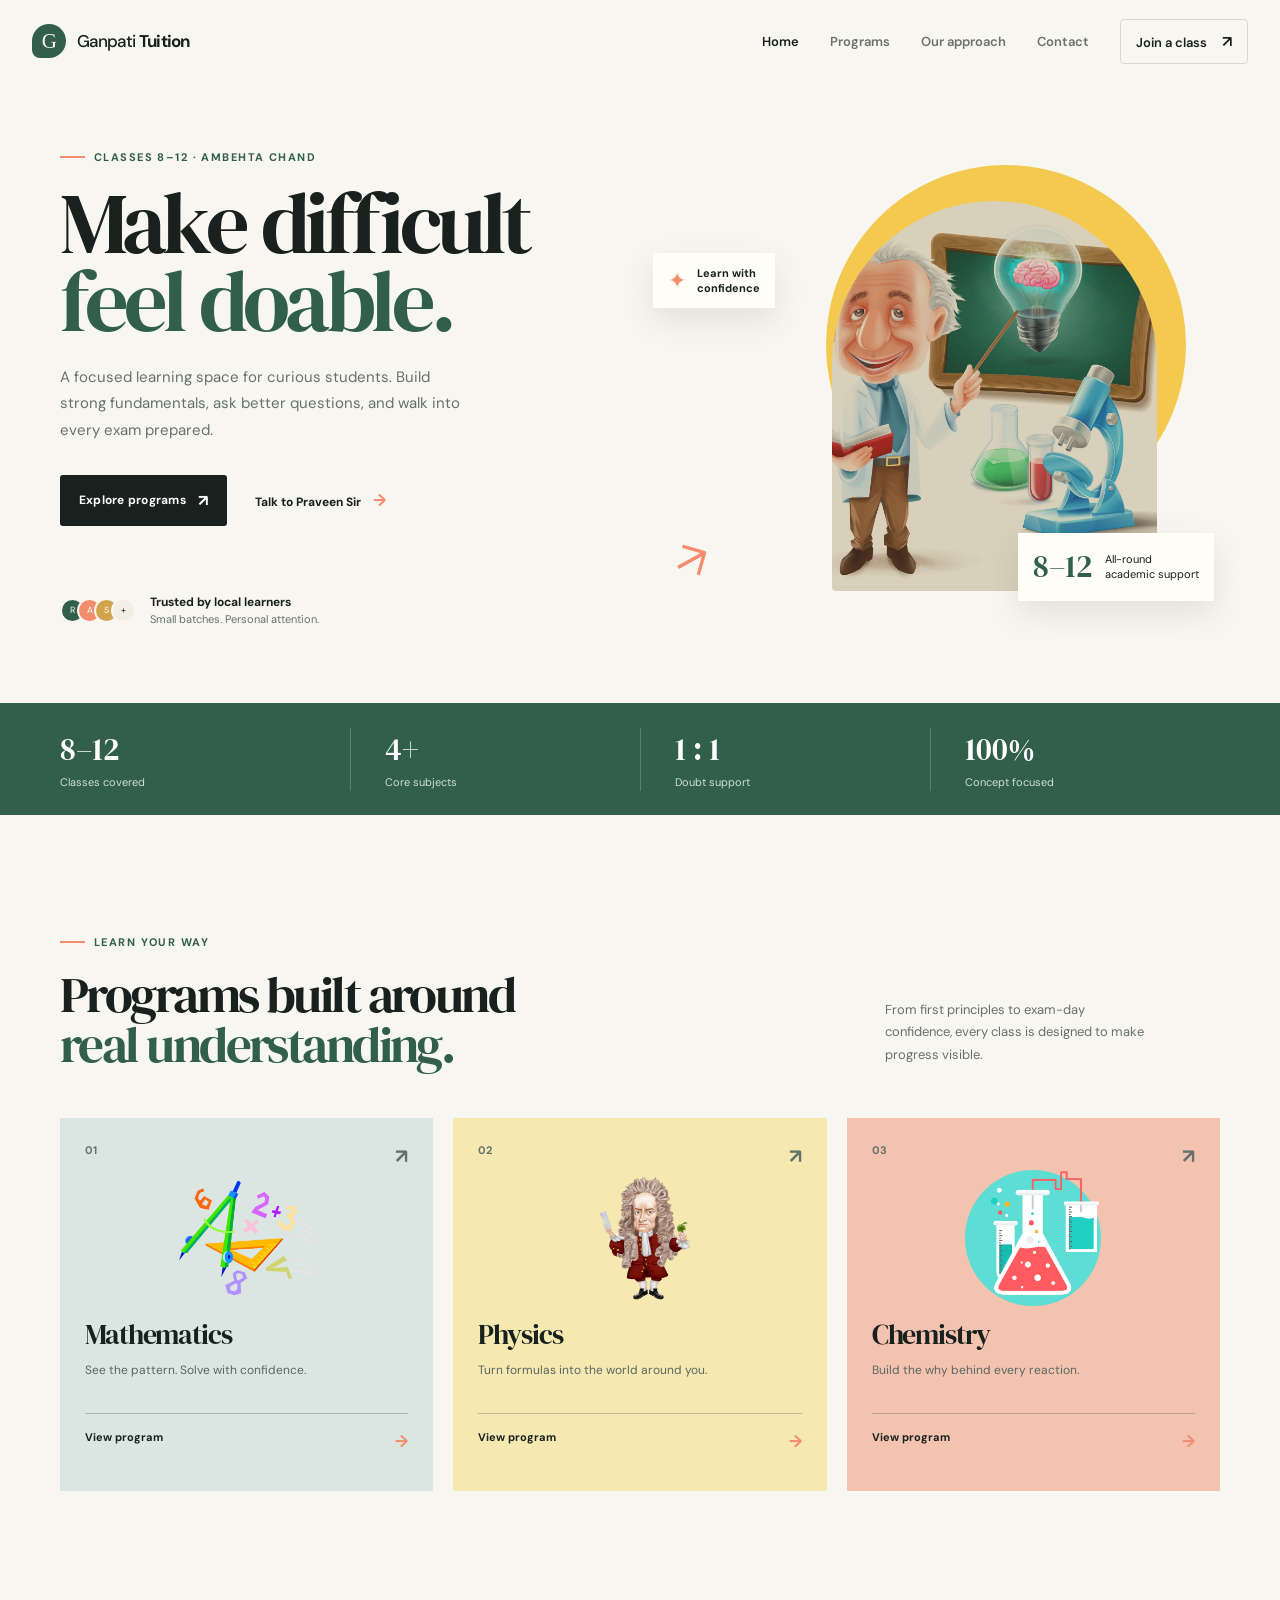
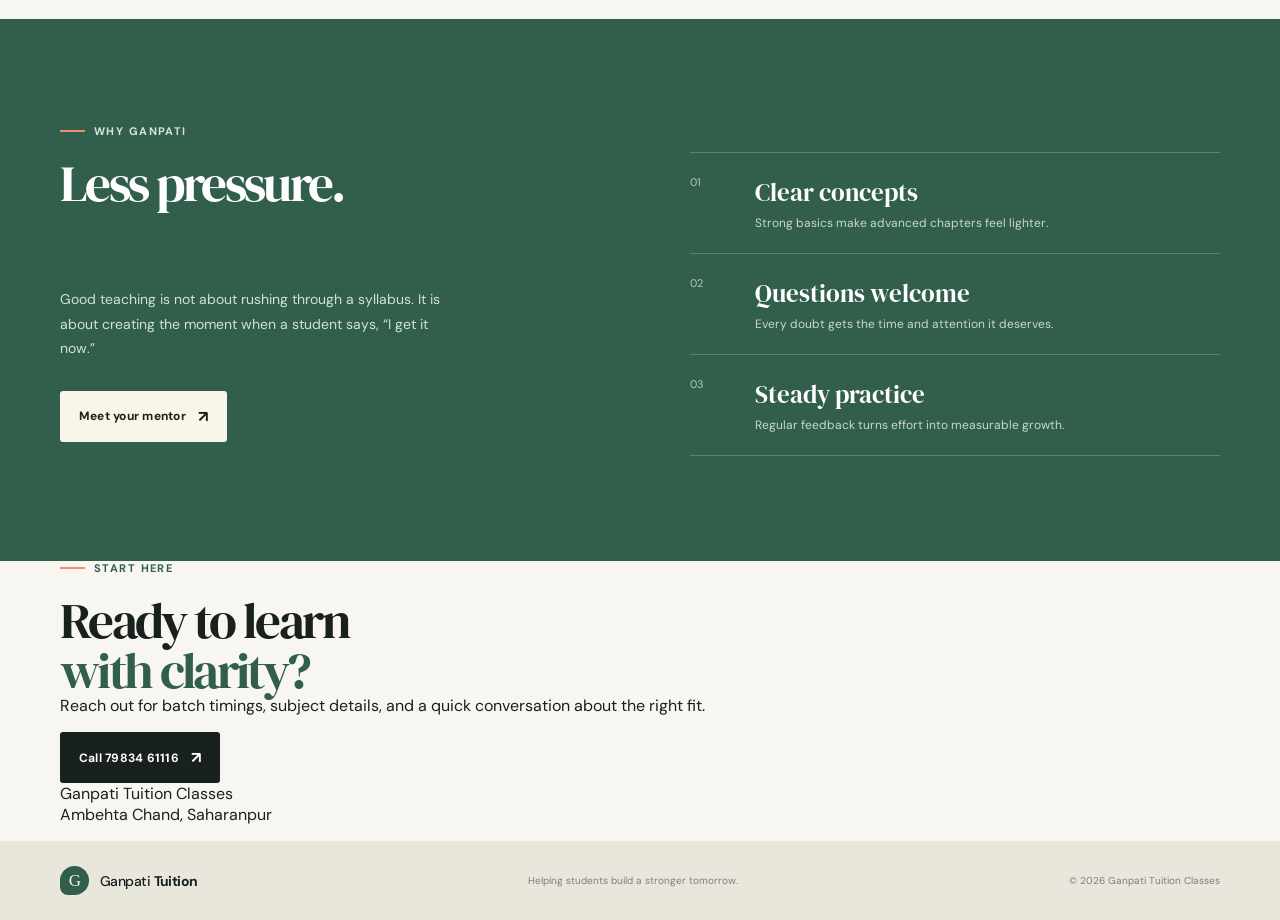
<file: index.html>
<!DOCTYPE html>
<html lang="en">

<head>
  <meta charset="UTF-8">
  <meta name="viewport" content="width=device-width, initial-scale=1.0">
  <title>Ganpati Tuition Classes | Learn with clarity</title>
  <meta name="description" content="Focused tuition classes for students in classes 8 to 12, with expert support in Maths, Science, Physics and Chemistry.">
  <link rel="preconnect" href="https://fonts.googleapis.com">
  <link rel="preconnect" href="https://fonts.gstatic.com" crossorigin>
  <link href="https://fonts.googleapis.com/css2?family=DM+Sans:wght@400;500;600;700&family=DM+Serif+Display&display=swap" rel="stylesheet">
  <link rel="stylesheet" href="index.css">
</head>

<body>
  <header class="site-header">
    <a class="brand" href="#top" aria-label="Ganpati Tuition Classes home"><span class="brand-mark">G</span><span>Ganpati <b>Tuition</b></span></a>
    <button class="menu-toggle" type="button" aria-label="Open navigation" aria-expanded="false"><span></span><span></span><span></span></button>
    <nav class="site-nav" aria-label="Main navigation">
      <a class="active" href="#top">Home</a><a href="#programs">Programs</a><a href="#approach">Our approach</a><a href="#contact">Contact</a><a class="nav-cta" href="#contact">Join a class <span aria-hidden="true">↗</span></a>
    </nav>
  </header>

  <main id="top">
    <section class="hero page-shell">
      <div class="hero-copy">
        <p class="eyebrow"><span></span> Classes 8–12 · Ambehta Chand</p>
        <h1>Make difficult<br><em>feel doable.</em></h1>
        <p class="hero-text">A focused learning space for curious students. Build strong fundamentals, ask better questions, and walk into every exam prepared.</p>
        <div class="hero-actions"><a class="button button-dark" href="#programs">Explore programs <span>↗</span></a><a class="text-link" href="#contact">Talk to Praveen Sir <span>→</span></a></div>
        <div class="hero-proof"><div class="avatar-stack" aria-hidden="true"><span>R</span><span>A</span><span>S</span><span>+</span></div><p><strong>Trusted by local learners</strong><br><span>Small batches. Personal attention.</span></p></div>
      </div>
      <div class="hero-visual"><div class="sun-shape"></div><div class="hero-image-frame"><img src="images/tut-p4.png" alt="Students learning together in a tuition class"></div><div class="floating-note note-top"><span class="note-icon">✦</span><strong>Learn with<br>confidence</strong></div><div class="floating-note note-bottom"><strong>8–12</strong><span>All-round<br>academic support</span></div><div class="scribble" aria-hidden="true">↗</div></div>
    </section>

    <section class="stats-strip"><div class="page-shell stats-grid"><div><strong>8–12</strong><span>Classes covered</span></div><div><strong>4+</strong><span>Core subjects</span></div><div><strong>1 : 1</strong><span>Doubt support</span></div><div><strong>100%</strong><span>Concept focused</span></div></div></section>

    <section class="section page-shell" id="programs">
      <div class="section-heading"><div><p class="eyebrow"><span></span> Learn your way</p><h2>Programs built around<br><em>real understanding.</em></h2></div><p class="section-intro">From first principles to exam-day confidence, every class is designed to make progress visible.</p></div>
      <div class="subject-grid">
        <article class="subject-card subject-blue"><div class="card-top"><span>01</span><span class="card-arrow">↗</span></div><div class="subject-art"><img src="images/math.png" alt="Maths illustration"></div><h3>Mathematics</h3><p>See the pattern. Solve with confidence.</p><a href="#contact">View program <span>→</span></a></article>
        <article class="subject-card subject-yellow"><div class="card-top"><span>02</span><span class="card-arrow">↗</span></div><div class="subject-art"><img src="images/phy.png" alt="Physics illustration"></div><h3>Physics</h3><p>Turn formulas into the world around you.</p><a href="#contact">View program <span>→</span></a></article>
        <article class="subject-card subject-coral"><div class="card-top"><span>03</span><span class="card-arrow">↗</span></div><div class="subject-art"><img src="images/che.png" alt="Chemistry illustration"></div><h3>Chemistry</h3><p>Build the why behind every reaction.</p><a href="#contact">View program <span>→</span></a></article>
      </div>
    </section>

    <section class="approach-section" id="approach"><div class="page-shell approach-layout"><div><p class="eyebrow light"><span></span> Why Ganpati</p><h2>Less pressure.<br><em>More progress.</em></h2><p class="approach-copy">Good teaching is not about rushing through a syllabus. It is about creating the moment when a student says, “I get it now.”</p><a class="button button-light" href="#contact">Meet your mentor <span>↗</span></a></div><div class="principles"><div class="principle"><span>01</span><div><h3>Clear concepts</h3><p>Strong basics make advanced chapters feel lighter.</p></div></div><div class="principle"><span>02</span><div><h3>Questions welcome</h3><p>Every doubt gets the time and attention it deserves.</p></div></div><div class="principle"><span>03</span><div><h3>Steady practice</h3><p>Regular feedback turns effort into measurable growth.</p></div></div></div></div></section>

    <section class="contact-section page-shell" id="contact"><div class="contact-card"><div><p class="eyebrow"><span></span> Start here</p><h2>Ready to learn<br><em>with clarity?</em></h2><p>Reach out for batch timings, subject details, and a quick conversation about the right fit.</p></div><div class="contact-actions"><a class="button button-dark" href="tel:7983461116">Call 79834 61116 <span>↗</span></a><p>Ganpati Tuition Classes<br>Ambehta Chand, Saharanpur</p></div></div></section>
  </main>

  <footer><div class="page-shell footer-inner"><a class="brand" href="#top"><span class="brand-mark">G</span><span>Ganpati <b>Tuition</b></span></a><p>Helping students build a stronger tomorrow.</p><span>© 2026 Ganpati Tuition Classes</span></div></footer>
  <script>
    const toggle = document.querySelector('.menu-toggle');
    const nav = document.querySelector('.site-nav');
    toggle.addEventListener('click', () => { const isOpen = nav.classList.toggle('is-open'); toggle.setAttribute('aria-expanded', isOpen); });
    nav.querySelectorAll('a').forEach((link) => link.addEventListener('click', () => nav.classList.remove('is-open')));
  </script>
</body>

</html>
</file>
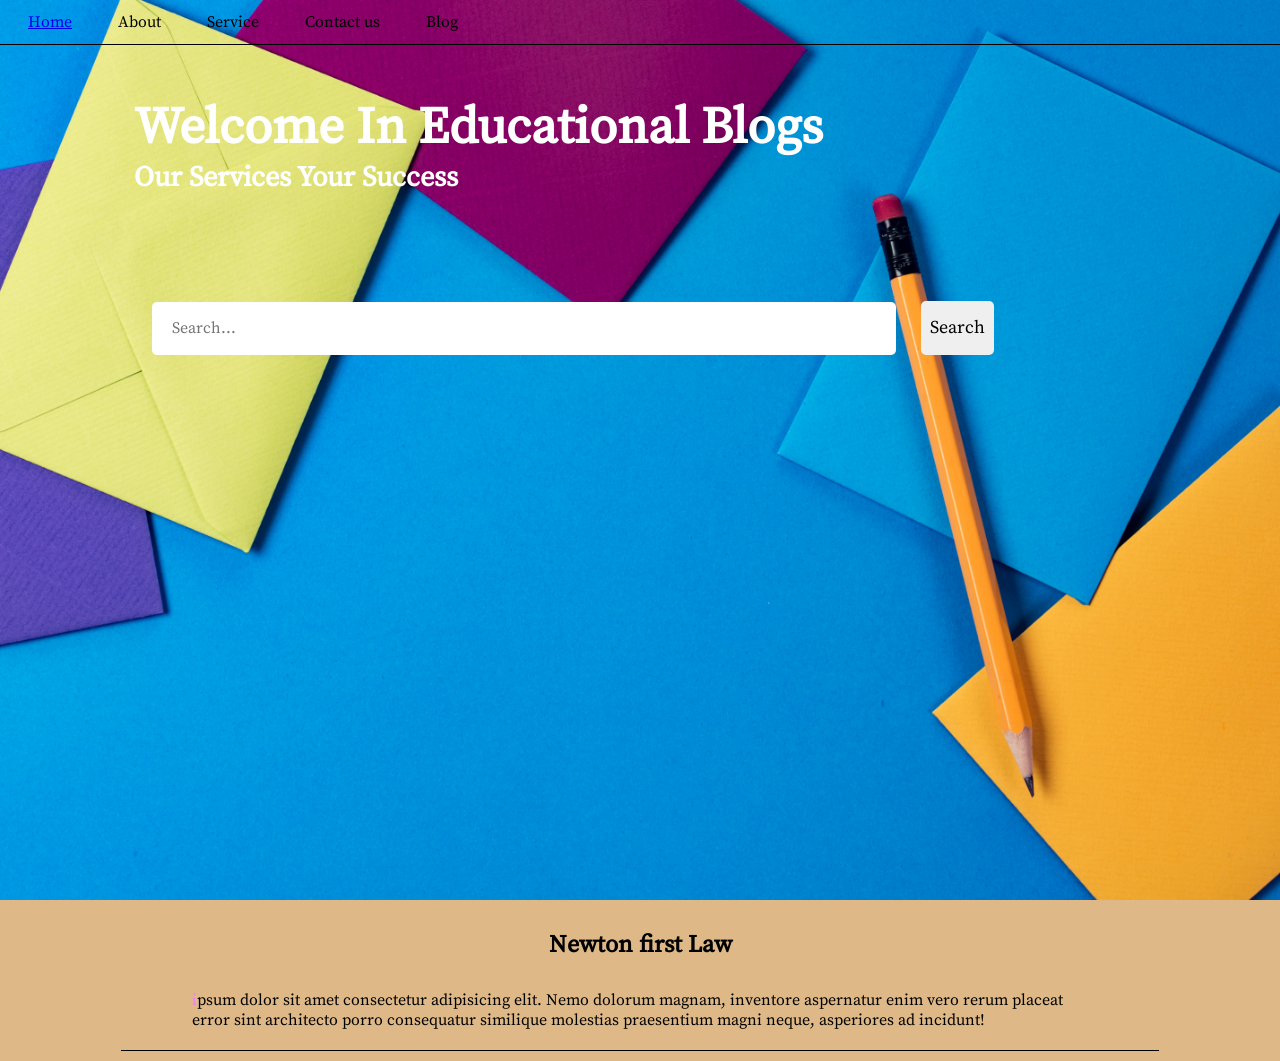
<file: html files/blogs.html>
<!DOCTYPE html>
<html lang="en">

<head>
    <meta charset="UTF-8">
    <meta http-equiv="X-UA-Compatible" content="IE=edge">
    <meta name="viewport" content="width=device-width, initial-scale=1.0">
    <title>Blogs</title>
    <link rel="stylesheet" href="../Style sheets/Main.css">
</head>

<style>

body{

    background-color:burlywood;
}
   

.cont{

width: 80vw;
margin: 10px auto;
display:flex;
flex-direction: column;
justify-content: center;
align-items: center;
padding: 5px 7px;
border-bottom: 1px solid black;
margin-bottom: 10px;
}
.cont-head
{

    width: 70vw;
    padding: 5px 10px;
    margin: 10px 5px;
    display: flex;
    justify-content:center;
    align-items: center;
}
.cont-summary p::first-letter{
    color: violet;
    color-interpolation-filters: linearRGB;
    


}

</style>
<body>


    <header id="mid">

        <nav id="nav-bar">


            <ul class="nav-list">
                <li class="li"><a href="../index.html"> Home </a> </li>
                <li class="li" onmouseenter="aboutE()" onmouseleave="aboutL()" onclick="aboutE()"><a> About </a> </li>
                <li class="li" onmouseenter="serviceE()" onmouseleave="serviceL()" onclick="serviceE()"><a> Service </a>
                </li>
                <li class="li" onmouseenter="contactE()" onmouseleave="contactL()" onclick="contactE()"><a> Contact
                        us</a> </li>
                <li class="li"><a> Blog</a> </li>
            </ul>

        </nav>

        <div id="about">
            <p>This Webpage is design for aspirants,Which are prepration for comptative exams
                . It's contains some copyright content. So we could destroyed any time.
                Now it's in testing progress. </p>

        </div>

        <div id="service">
            <ul>
                <li class="listyle">Offline Classes.</li>
                <li class="listyle">Online Classes.</li>
                <li class="listyle">Javahar Navodya Vidhalaya.</li>
                <li class="listyle">9th To 10th Math, Chemistry and Phyics.</li>
                <li class="listyle">11th To 12th Phyics and Chemistry.</li>
            </ul>

        </div>
        <div id="contact">
            <h4>Mob :- 7983461116</h4>
            <h4>visit www.mission247.com</h4>

        </div>

        <div id="heading-cont">
            <h2>Welcome In Educational Blogs</h2>
            <h5>Our Services Your Success</h5>
        </div>

        <div id="search-cont">
            <input type="text" name="search" id="search" placeholder="Search...">
            <button id="btn-sr">Search</button>
        </div>





    </header>


    
    <section>

        <div class="cont">
            <div class="cont-head">
                <h2>Newton first Law</h2>
            </div>
            <div class="cont-summary cont-head">
               
                <p> ipsum dolor sit amet consectetur adipisicing elit. Nemo dolorum magnam, inventore aspernatur
                enim vero rerum placeat error sint architecto porro consequatur similique molestias praesentium
                magni neque, asperiores ad incidunt!
            </p>
            </div>

        </div>



    </section>

    <script src="../Script files/nav.js"></script>


</body>

</html>
</file>
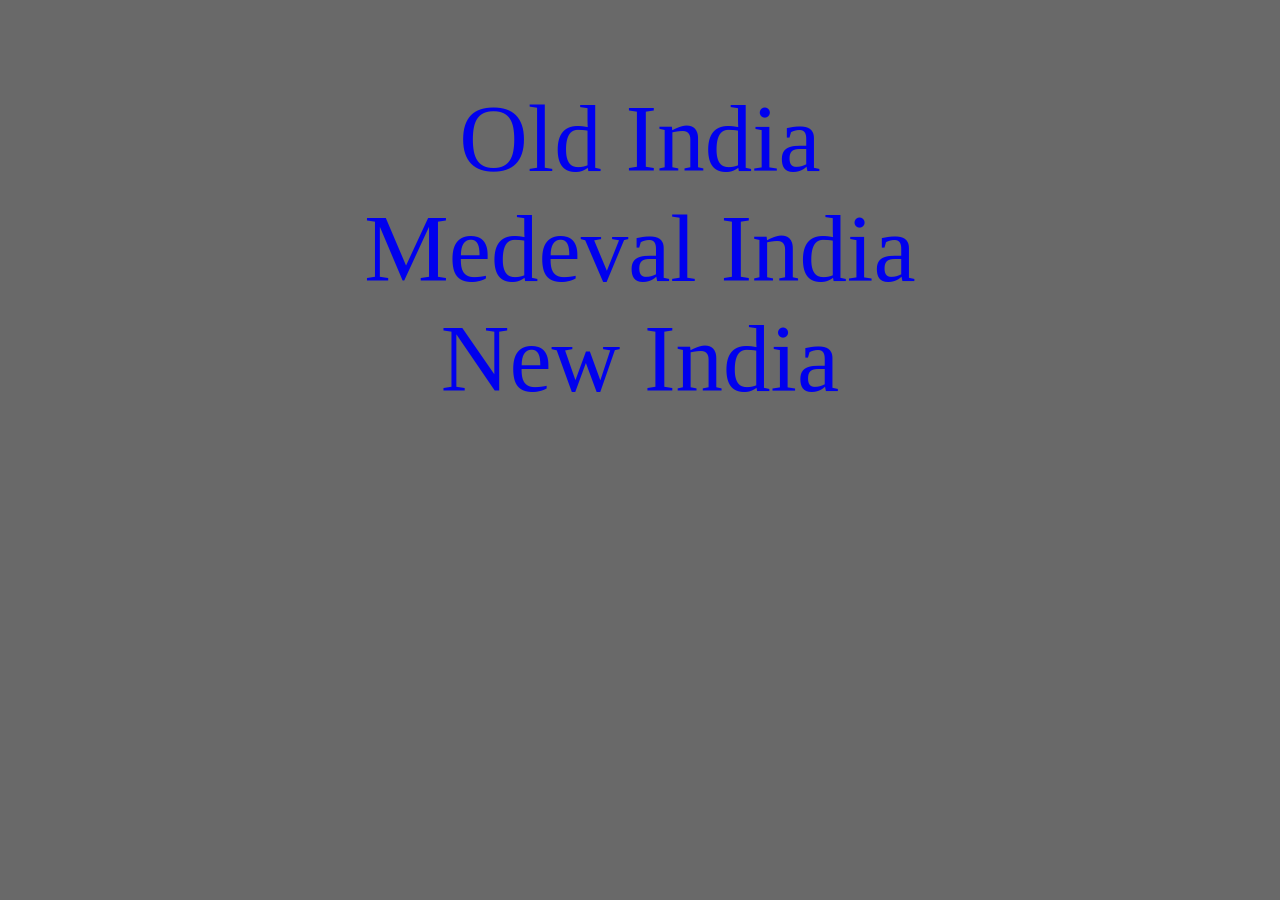
<file: html files/Books.html>
<!DOCTYPE html>
<html lang="en">
<head>
    <meta charset="UTF-8">
    <meta http-equiv="X-UA-Compatible" content="IE=edge">
    <meta name="viewport" content="width=device-width, initial-scale=1.0">
    <title>Books</title>
<style>
    body{
        background-color: dimgray;
    }
#history{

    display: flex;
    flex-direction: column;
    color: black;
    text-decoration: none;
    text-align: center;
    padding-top: 76px;

}#history a{
font-size: 95px;
text-decoration: none;

}

</style>
</head>
<body>
    <div id="history">
        <a href="../Books pdf/Old History.pdf"> Old India <span></span></a>
        <a href="../Books pdf/Middel History.pdf"> Medeval India <span></span> </a>
        <a href="../Books pdf/New History.pdf"> New India</a>

    </div>
    
</body>
</html>
</file>
<file: index.css>
:root {
  --ink: #18211e;
  --muted: #68716d;
  --paper: #f8f6f0;
  --cream: #f1eee4;
  --green: #315f4c;
  --yellow: #f3c94f;
  --coral: #f48d6e;
  --line: #d9d8ce;
}
* { box-sizing: border-box; }
html { scroll-behavior: smooth; }
body { margin: 0; color: var(--ink); background: var(--paper); font-family: "DM Sans", sans-serif; }
a { color: inherit; text-decoration: none; }
.page-shell { width: min(1160px, calc(100% - 64px)); margin: 0 auto; }
.site-header { width: min(1220px, calc(100% - 64px)); height: 82px; margin: auto; display: flex; align-items: center; justify-content: space-between; }
.brand { display: inline-flex; align-items: center; gap: 11px; font-size: 17px; font-weight: 500; letter-spacing: -.04em; }
.brand b { font-weight: 700; }
.brand-mark { width: 34px; height: 34px; display: grid; place-items: center; color: var(--paper); background: var(--green); border-radius: 50% 50% 50% 8px; font-family: Georgia, serif; font-size: 21px; }
.site-nav { display: flex; align-items: center; gap: 31px; color: #6b726c; font-size: 13px; font-weight: 600; }
.site-nav a { transition: color .2s ease; }
.site-nav a:hover, .site-nav .active { color: var(--ink); }
.nav-cta { color: var(--ink) !important; border: 1px solid var(--line); padding: 11px 15px; border-radius: 4px; }
.nav-cta span, .button span { margin-left: 12px; font-size: 16px; }
.menu-toggle { display: none; border: 0; background: transparent; padding: 8px; }
.menu-toggle span { display: block; width: 22px; height: 2px; margin: 4px; background: var(--ink); }
.hero { min-height: 585px; display: grid; grid-template-columns: 50% 50%; align-items: center; padding: 68px 0 76px; }
.eyebrow { display: flex; align-items: center; gap: 9px; margin: 0 0 20px; color: var(--green); font-size: 11px; font-weight: 700; letter-spacing: .13em; text-transform: uppercase; }
.eyebrow span { display: inline-block; width: 25px; height: 2px; background: var(--coral); }
h1, h2, h3, p { margin-top: 0; }
h1, h2 { font-family: "DM Serif Display", Georgia, serif; font-weight: 400; letter-spacing: -.05em; }
h1 { margin-bottom: 24px; font-size: clamp(58px, 6.7vw, 92px); line-height: .91; }
h1 em, h2 em { color: var(--green); font-style: normal; }
.hero-text { max-width: 405px; color: var(--muted); font-size: 15px; line-height: 1.75; }
.hero-actions { display: flex; align-items: center; gap: 28px; margin-top: 32px; }
.button { display: inline-flex; align-items: center; padding: 15px 19px; border-radius: 3px; font-size: 12px; font-weight: 700; letter-spacing: .02em; transition: transform .2s ease, box-shadow .2s ease; }
.button:hover { transform: translateY(-2px); box-shadow: 0 7px 15px #1b292322; }
.button-dark { color: #fff; background: var(--ink); }
.button-light { color: var(--ink); background: #f9f5e9; }
.text-link { font-size: 12px; font-weight: 700; }.text-link span { padding-left: 9px; color: var(--coral); font-size: 17px; }
.hero-proof { display: flex; align-items: center; gap: 14px; margin-top: 67px; }.hero-proof p { margin: 0; font-size: 11px; line-height: 1.5; }.hero-proof strong { font-size: 12px; }.hero-proof p span { color: var(--muted); }
.avatar-stack { display: flex; padding-left: 8px; }.avatar-stack span { width: 25px; height: 25px; display: grid; place-items: center; margin-left: -8px; border: 2px solid var(--paper); border-radius: 50%; color: #fff; background: var(--green); font-size: 9px; }.avatar-stack span:nth-child(2) { background: var(--coral); }.avatar-stack span:nth-child(3) { background: #d1a34b; }.avatar-stack span:last-child { color: var(--ink); background: var(--cream); }
.hero-visual { position: relative; height: 460px; }.sun-shape { position: absolute; top: 6px; right: 34px; width: 360px; height: 360px; border-radius: 50%; background: var(--yellow); }.hero-image-frame { position: absolute; top: 42px; right: 63px; width: 325px; height: 390px; overflow: hidden; border-radius: 165px 165px 4px 4px; background: #d8d0ba; }.hero-image-frame img { width: 100%; height: 100%; object-fit: cover; object-position: center; mix-blend-mode: multiply; opacity: .86; }.floating-note { position: absolute; z-index: 2; display: flex; align-items: center; gap: 11px; padding: 13px 15px; background: #fffdf8; box-shadow: 0 12px 30px #45504420; font-size: 11px; line-height: 1.35; }.note-icon { color: var(--coral); font-size: 22px; }.note-top { top: 94px; left: 13px; }.note-bottom { right: 6px; bottom: 18px; gap: 13px; }.note-bottom strong { font-family: "DM Serif Display", serif; color: var(--green); font-size: 31px; font-weight: 400; }.scribble { position: absolute; bottom: 30px; left: 38px; color: var(--coral); font-size: 45px; transform: rotate(16deg); }
.stats-strip { background: var(--green); color: #fff; }.stats-grid { min-height: 112px; display: grid; grid-template-columns: repeat(4, 1fr); align-items: center; }.stats-grid div { padding: 0 34px; border-left: 1px solid #ffffff33; }.stats-grid div:first-child { padding-left: 0; border-left: 0; }.stats-grid strong { display: block; font-family: "DM Serif Display", serif; font-size: 31px; font-weight: 400; }.stats-grid span { color: #d2dfd5; font-size: 11px; }
.section { padding: 120px 0 128px; }.section-heading { display: flex; justify-content: space-between; align-items: end; margin-bottom: 48px; }.section-heading h2, .approach-section h2, .contact-card h2 { margin: 0; font-size: clamp(40px, 4vw, 58px); line-height: .98; }.section-intro { width: 265px; margin: 0 70px 4px 0; color: var(--muted); font-size: 13px; line-height: 1.7; }.subject-grid { display: grid; grid-template-columns: repeat(3, 1fr); gap: 20px; }.subject-card { min-height: 373px; padding: 25px 25px 23px; position: relative; overflow: hidden; }.subject-blue { background: #dbe6e3; }.subject-yellow { background: #f6e8b1; }.subject-coral { background: #f4c3af; }.card-top { display: flex; justify-content: space-between; color: #62716b; font-size: 11px; font-weight: 700; }.card-arrow { font-size: 20px; }.subject-art { height: 138px; display: grid; place-items: center; }.subject-art img { width: 136px; height: 136px; object-fit: contain; }.subject-card h3 { margin: 8px 0 9px; font-family: "DM Serif Display", serif; font-size: 28px; font-weight: 400; letter-spacing: -.04em; }.subject-card p { min-height: 36px; margin-bottom: 15px; color: #586762; font-size: 12px; }.subject-card a { border-top: 1px solid #61746d66; display: flex; justify-content: space-between; padding-top: 16px; font-size: 11px; font-weight: 700; }.subject-card a span { color: var(--coral); font-size: 17px; }
.approach-section { padding: 105px 0; color: #fff; background: var(--green); }.approach-layout { display: grid; grid-template-columns: 1fr 1fr; gap: 100px; }.light { color: #d7e5d8; }.approach-copy { max-width: 385px; margin: 29px 0 30px; color: #d4e0d5; font-size: 14px; line-height: 1.75; }.principles { padding-top: 28px; }.principle { display: grid; grid-template-columns: 40px 1fr; gap: 25px; padding: 22px 0; border-top: 1px solid #ffffff36; }.principle:last-child { border-bottom: 1px solid #ffffff36; }.principle > span { color: #b1cbb5; font-size: 11px; }.principle h3 { margin: 0 0 6px; font-family: "DM Serif Display", serif; font-size: 25px; font-weight: 400; }.principle p { margin: 0; color: #c8d9cb; font-size: 12px; }
footer { padding: 25px 0; background: #e9e6dc; }.footer-inner { display: flex; align-items: center; justify-content: space-between; color: #78807a; font-size: 10px; }.footer-inner .brand { color: var(--ink); font-size: 14px; }.footer-inner .brand-mark { width: 29px; height: 29px; font-size: 17px; }.footer-inner p { margin: 0; }
@media (max-width: 760px) { .page-shell, .site-header { width: min(100% - 40px, 560px); }.site-header { height: 70px; }.menu-toggle { display: block; z-index: 3; }.site-nav { display: none; position: absolute; z-index: 2; top: 60px; left: 20px; right: 20px; padding: 18px; flex-direction: column; align-items: stretch; gap: 0; background: var(--paper); box-shadow: 0 12px 25px #18211e22; }.site-nav.is-open { display: flex; }.site-nav a { padding: 12px 9px; }.nav-cta { margin-top: 6px; text-align: center; }.hero { display: block; padding: 65px 0 55px; }.hero h1 { font-size: clamp(60px, 17vw, 86px); }.hero-visual { height: 405px; margin-top: 35px; }.sun-shape { right: 15px; width: 280px; height: 280px; }.hero-image-frame { right: 27px; width: 260px; height: 337px; }.note-top { left: 0; top: 60px; }.note-bottom { right: -4px; bottom: 9px; }.scribble { left: 8px; }.stats-grid { grid-template-columns: repeat(2, 1fr); padding: 23px 0; gap: 22px 0; }.stats-grid div, .stats-grid div:first-child { padding: 0 0 0 19px; border-left: 1px solid #ffffff33; }.stats-grid div:nth-child(odd) { padding-left: 0; border-left: 0; }.section { padding: 80px 0; }.section-heading { display: block; margin-bottom: 35px; }.section-intro { width: auto; margin: 20px 0 0; }.subject-grid { grid-template-columns: 1fr; }.subject-card { min-height: 350px; }.approach-section { padding: 75px 0; }.approach-layout { display: block; }.principles { margin-top: 58px; }.contact-section { padding: 65px 0; }.contact-card { display: block; padding: 38px 25px; }.contact-actions { margin-top: 30px; }.footer-inner { display: grid; gap: 15px; }.footer-inner p { order: 3; } }
@media (min-width: 761px) and (max-width: 1000px) { .page-shell, .site-header { width: calc(100% - 48px); }.site-nav { gap: 18px; }.hero { grid-template-columns: 47% 53%; }.hero-image-frame { right: 12px; }.sun-shape { right: -10px; }.note-top { left: -15px; }.section-intro { margin-right: 0; } }
</file>
<file: Style sheets/Main.css>
@font-face {
    font-family: 'Serif s1';
    src: url(../fonts/SourceSerifPro-Regular.ttf);
}
@font-face {
    font-family: 'Serif b1';
    src: url(../fonts/SourceSerifPro-Bold.ttf);
}


*{
    padding: 0;
    margin: 0;
    font-family:'Serif s1' ;
}

body{

    background-color:rgb(231, 210, 182);
}
   

a:focus{
    color: rgb(248, 12, 12);
}
a:active{
    color: blue;
}


/* Navigation Bar Area */
#nav-bar{
    
    display:flex;
    height: fit-content
    margin-bottom: 10px;
    border-bottom: 1px solid black;
    
   }
  
   
    
    .nav-list{
     display: flex;
     flex-direction: row;
     flex-wrap: wrap;
     padding: 0px;
     list-style: none;    
    }
  
 .li{
    margin-left: 10px;
    padding: 12px 4px;
    font-family:'Serif b1';
   }

  .li a{
    padding: 7px 14px;
    border-radius: 7px;
 
     }
    
  .li a:hover{
      background-color:rgba(58, 61, 61, 0.637);
      color: lavender;
      
    }


    #about{
   
     
      width: 25vw;
      position: absolute;
      top: 55px;
      left: 25px;
      display: none;
      background-color: rgba(148, 151, 209, 0.6);
      padding: 5px 10px;
      color: #ffffff;
      
      transform: rotate(360deg);
     
    }    
   
    #service{
     
      width: 40vw;
      position: absolute;
      top: 55px;
      left: 35px;
      display: none;
      background-color: rgba(148, 151, 209, 0.4);
      padding: 5px 10px;
      padding-left: 30px;
    }

    .listyle{

        list-style: disc;
        margin: 4px 2px;
        margin-left: 0px;
        padding-left: 0px;
        padding: 2px 4px;
        color: white;
      
    }

    #contact{
        width: 40vw;
      position: absolute;
      top: 55px;
      left: 55px;
      display: none;
      background-color: rgba(148, 151, 209, 0.4);
      padding: 5px 10px;
      padding-left: 30px;

    }

/* UP TO THIS IS NAVIGATION BAR*/
    .ima{
  width: 100px;
 
    }
    #mid{
        height: 100vh;
     background-image: url("../Photos/photos\ 44.jpg");
     background-repeat: no-repeat;
     background-position: center;
     background-size: cover;
     
     }

     #heading-cont{
        width: 79%;
        margin:  auto;
        padding: 4% 10px;
        color: #ffffff;
        font-size: 34px;
        font-family:'Serif s1';
       
   }
    
   
   #heading-cont h2 h5 {
         text-align: center;
     }
   #search-cont{
    width: 79%;
    margin:  auto;
    padding: 4% 10px;
   

   }

     #search {
        padding: 4px 20px;
        margin: 3px 18px;
        height: 5vh;
        width: 55vw;
        font-size: 1em;
        border: none;
        border-radius: 5px;
        resize: none;
        outline: none;
        font-style: normal;
        
        
    }
    
     
    #btn-sr {
        padding: 2px 9px;
        margin: 3px 18px;
        margin: 3px;
        height: 6vh;
        width: fit-content;
        border: none;
        border-radius: 5px;
        font-size:18px;
        font-family: 'Serif s1';
     
    }
    
   #btn-sr:hover{
         
      font-family: 'Serif b1';
    }
    







    #details-cont {
        width: 95%;
        margin: 10px auto;
        display: flex;
        flex-direction: row;
        flex-wrap: wrap;
        align-items: center;
        justify-content: center;
        text-align: center;
        border-radius: 5px;
        padding: 0px 2px;
      /*  border: 2px solid #ff0000; */
    }

.details-sub-cont{
    height: 500px;
    width: 300px;
    margin: 5px 10px;
    display: flex;
    flex-direction: column;
    list-style: none;    
    border: 2px solid black;
    text-align: left;
    padding: 5px 10px;
   }

.details-head{

display:flex;
flex-direction: row;
flex-wrap: wrap;
justify-content: left;
align-items: center;
border: 2px solid black;

}
.details-head a{

    font-size: 3em;
    font-family: 'Serif b1';
    word-wrap:break-word;
    }
    .img2{
        padding: 10px;
        height: 5em;
        border: 2px white;
        border-radius: 24px;
    }

.details-list{

    width: 90%;
    height: 90%;
    display: flex;
    flex-direction: column;
    padding: 2px 10px;
    margin: 10px auto;
    overflow-y: scroll;
    
    
}
.details-item {
    width: 85%;
    display: flex;
    flex-direction: column;
    padding: 2px 4px;
    margin: 5px auto;
    list-style: none;
    font-size: 1.5em;
    font-family:'Serif s1';
    
}


    
  
 .li{
    margin-left: 10px;
    padding: 12px 4px;
    
   }

  .li a{
    padding: 7px 14px;
    border-radius: 7px;
 
     }
    
  .li a:hover{
      background-color:rgba(58, 61, 61, 0.637);
      color: lavender;
      
    }


#video-cont{
   width:80%;
   border: 2px solid black;
   border-radius: 5px 10px 5px 10px;
   margin: auto;
}


#video-cont h2{
  text-align: center; 
  font-family: 'Serif s1';
   } 



footer{

background-color: black;
color: #ffffff;
display: flex;
flex-direction: row;
margin: 10px 3px;
margin-bottom: 0;
padding: 10px 5px;
padding-bottom: 2px;

}

.f-r{

    display: flex;
    flex-direction: column;
    align-items: flex-start;
    margin: 5px;
    min-width: 30vw;

}
</file>
